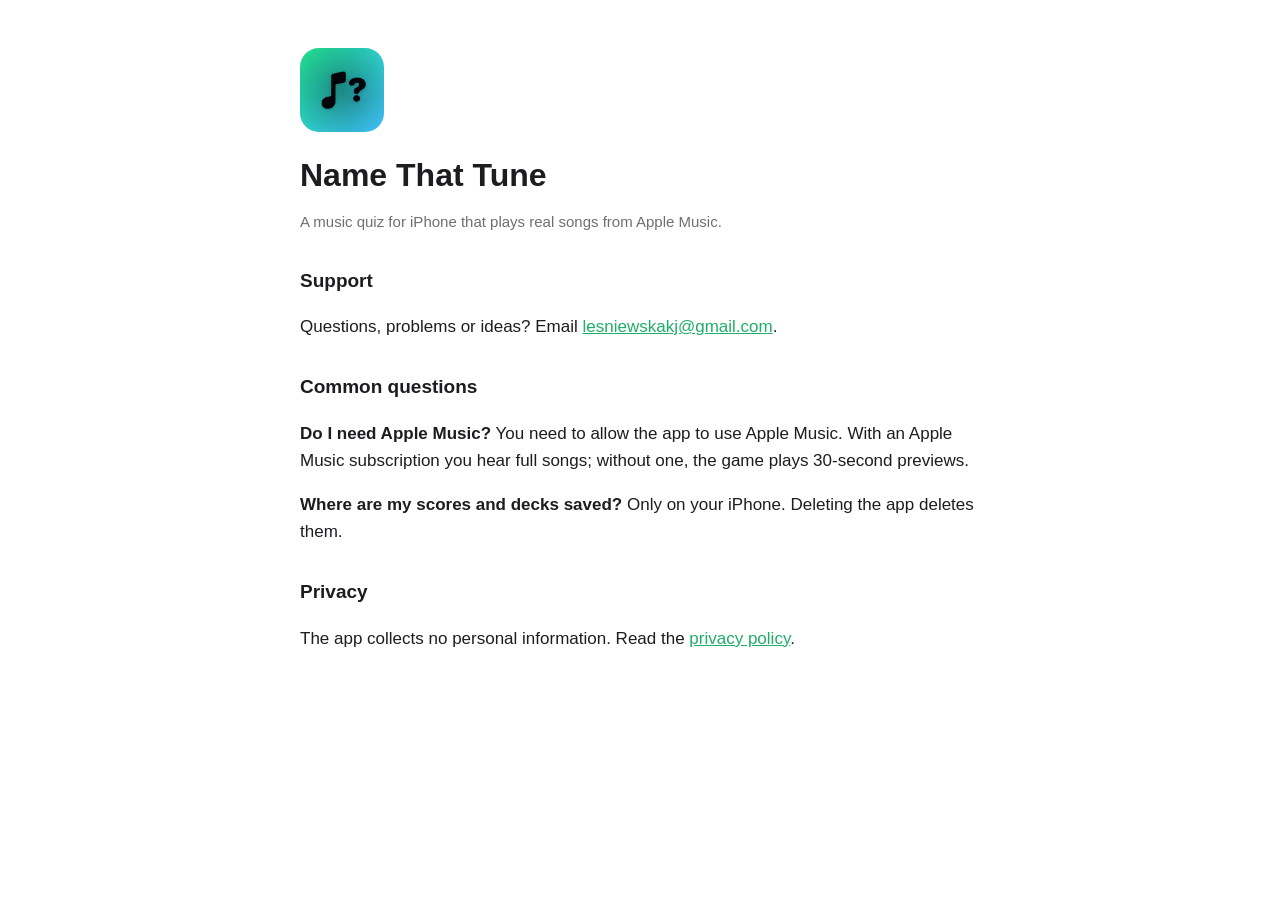
<file: index.html>
<!doctype html>
<html lang="en">
<head>
<meta charset="utf-8">
<meta name="viewport" content="width=device-width, initial-scale=1">
<title>Name That Tune - Support</title>
<link rel="stylesheet" href="style.css">
</head>
<body>
<main>
<img class="icon" src="icon.png" alt="Name That Tune app icon">
<h1>Name That Tune</h1>
<p class="muted">A music quiz for iPhone that plays real songs from Apple Music.</p>

<h2>Support</h2>
<p>Questions, problems or ideas? Email <a href="mailto:lesniewskakj@gmail.com">lesniewskakj@gmail.com</a>.</p>

<h2>Common questions</h2>
<p><strong>Do I need Apple Music?</strong> You need to allow the app to use Apple Music. With an Apple Music subscription you hear full songs; without one, the game plays 30-second previews.</p>
<p><strong>Where are my scores and decks saved?</strong> Only on your iPhone. Deleting the app deletes them.</p>

<h2>Privacy</h2>
<p>The app collects no personal information. Read the <a href="privacy/">privacy policy</a>.</p>
</main>
</body>
</html>
</file>
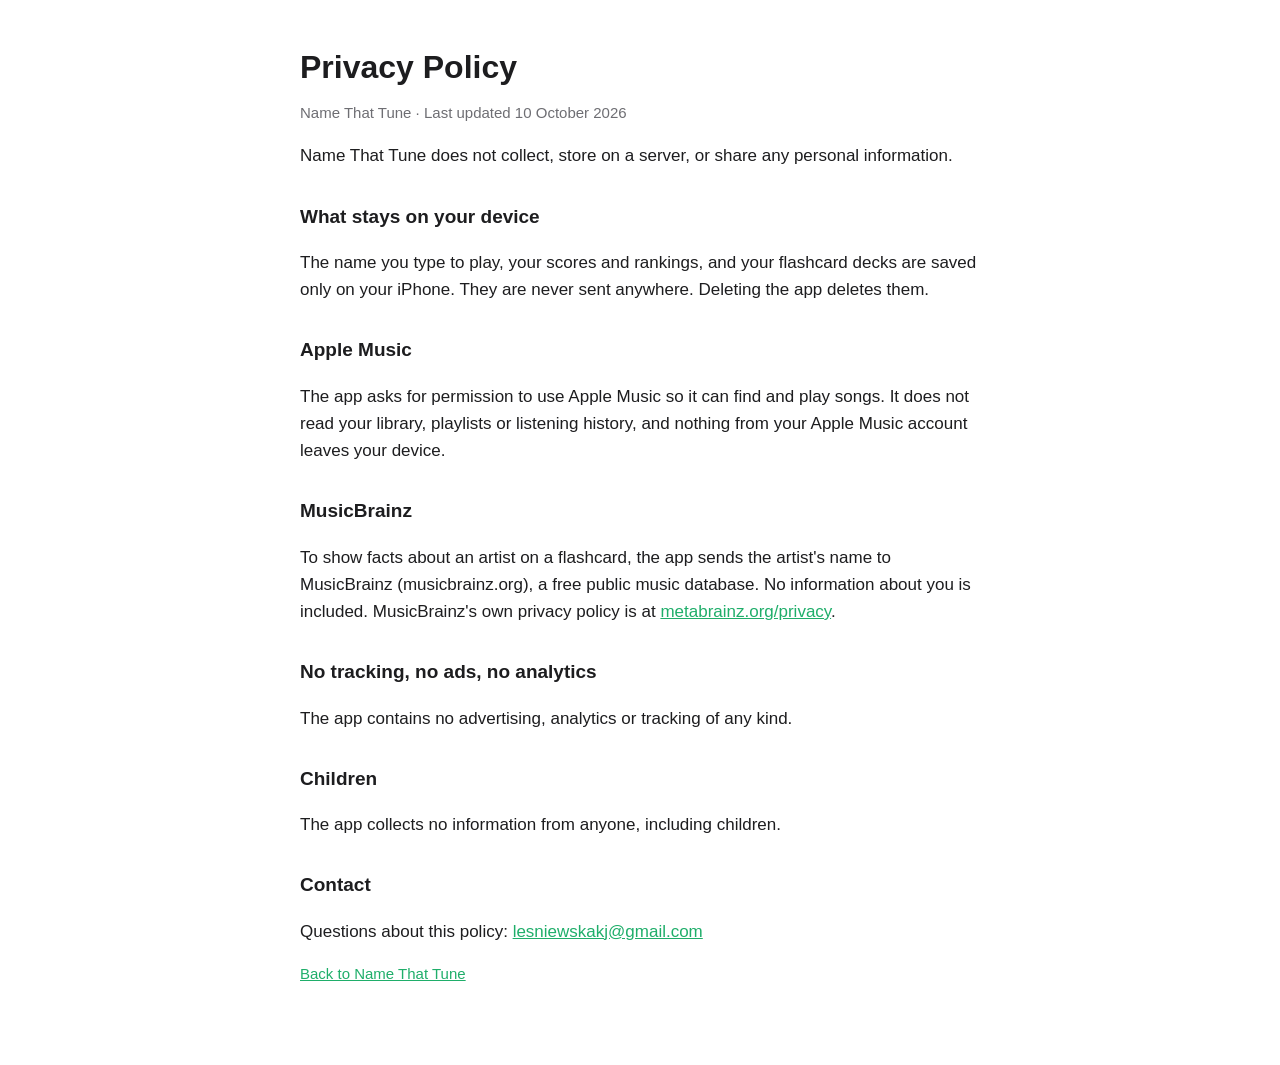
<file: privacy/index.html>
<!doctype html>
<html lang="en">
<head>
<meta charset="utf-8">
<meta name="viewport" content="width=device-width, initial-scale=1">
<title>Name That Tune - Privacy Policy</title>
<link rel="stylesheet" href="../style.css">
</head>
<body>
<main>
<h1>Privacy Policy</h1>
<p class="muted">Name That Tune · Last updated 10 October 2026</p>

<p>Name That Tune does not collect, store on a server, or share any personal information.</p>

<h2>What stays on your device</h2>
<p>The name you type to play, your scores and rankings, and your flashcard decks are saved only on your iPhone. They are never sent anywhere. Deleting the app deletes them.</p>

<h2>Apple Music</h2>
<p>The app asks for permission to use Apple Music so it can find and play songs. It does not read your library, playlists or listening history, and nothing from your Apple Music account leaves your device.</p>

<h2>MusicBrainz</h2>
<p>To show facts about an artist on a flashcard, the app sends the artist's name to MusicBrainz (musicbrainz.org), a free public music database. No information about you is included. MusicBrainz's own privacy policy is at <a href="https://metabrainz.org/privacy">metabrainz.org/privacy</a>.</p>

<h2>No tracking, no ads, no analytics</h2>
<p>The app contains no advertising, analytics or tracking of any kind.</p>

<h2>Children</h2>
<p>The app collects no information from anyone, including children.</p>

<h2>Contact</h2>
<p>Questions about this policy: <a href="mailto:lesniewskakj@gmail.com">lesniewskakj@gmail.com</a></p>

<p class="muted"><a href="../">Back to Name That Tune</a></p>
</main>
</body>
</html>
</file>
<file: style.css>
:root { color-scheme: light dark; --bg:#ffffff; --fg:#1d1d1f; --muted:#6e6e73; --accent:#1fae6a; }
@media (prefers-color-scheme: dark) { :root { --bg:#0a0a0f; --fg:#f5f5f7; --muted:#a1a1a6; --accent:#28d988; } }
body { margin:0; background:var(--bg); color:var(--fg); font:17px/1.6 -apple-system, BlinkMacSystemFont, "Segoe UI", Helvetica, Arial, sans-serif; }
main { max-width:680px; margin:0 auto; padding:48px 20px 64px; }
h1 { font-size:32px; line-height:1.2; margin:0 0 6px; }
h2 { font-size:19px; margin:32px 0 6px; }
p, li { color:var(--fg); }
.muted { color:var(--muted); font-size:15px; }
a { color:var(--accent); }
img.icon { width:84px; height:84px; border-radius:19px; margin-bottom:16px; }
</file>
